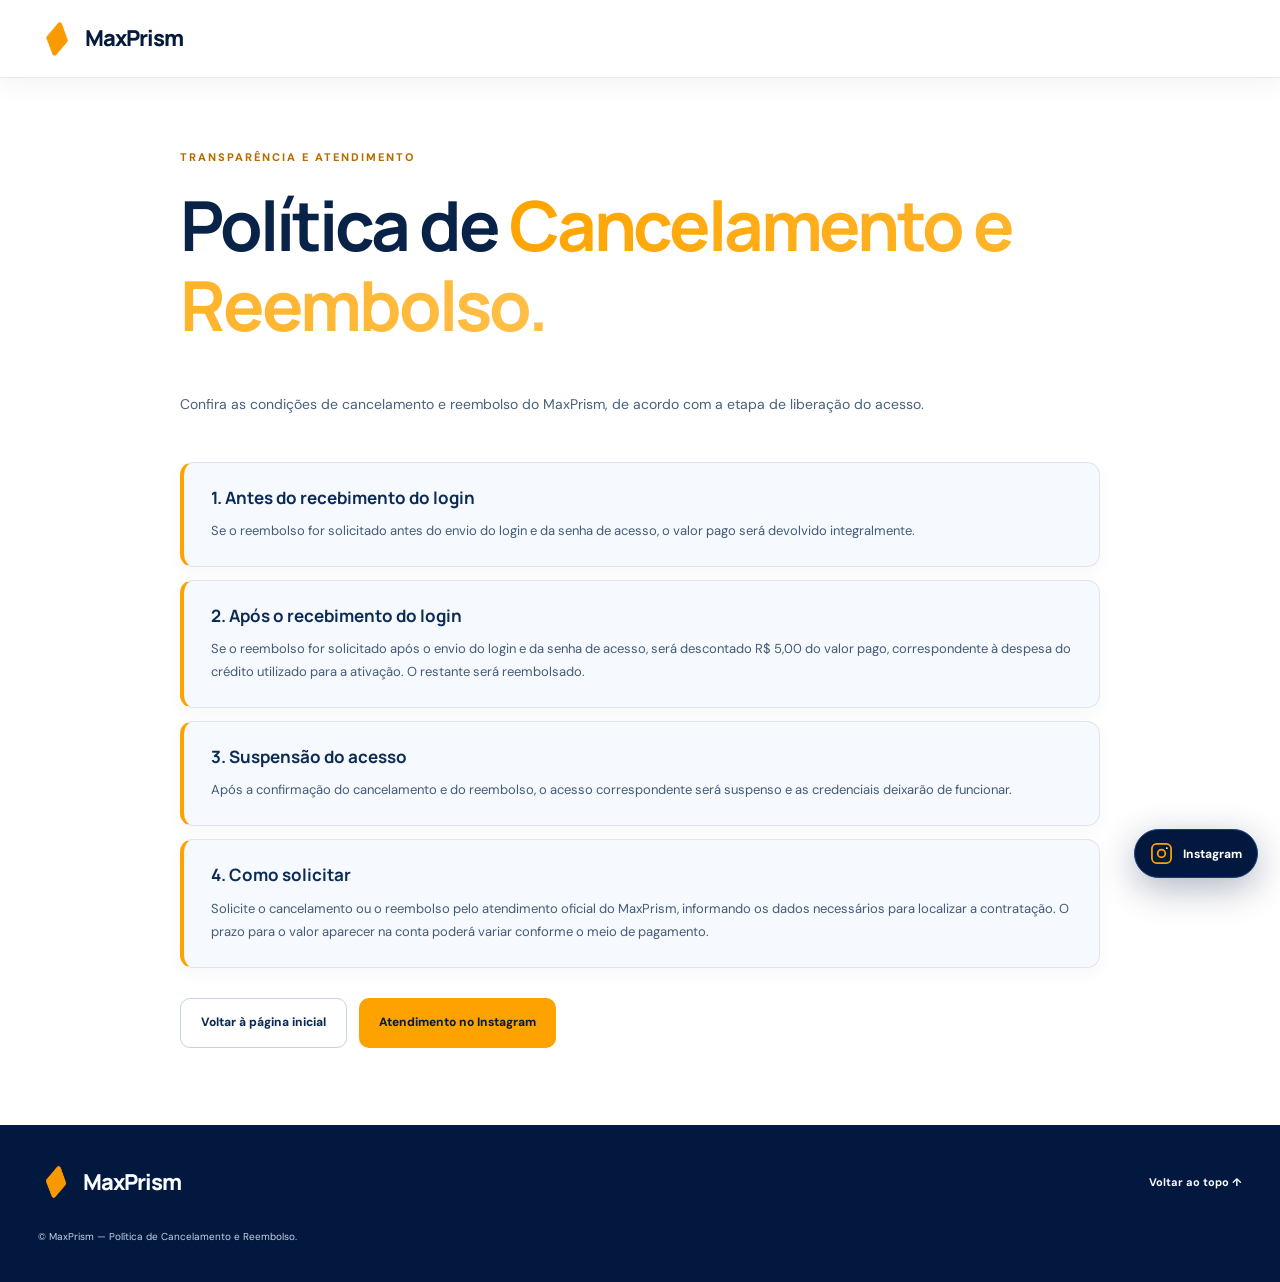
<file: reembolso.html>
<!DOCTYPE html>

<html lang="pt-BR"><head><meta charset="utf-8"/>
<meta name="referrer" content="no-referrer"/><meta content="width=device-width, initial-scale=1" name="viewport"/><meta content="#03183E" name="theme-color"/><meta content="Política de cancelamento e reembolso do MaxPrism." name="description"/><title>Política de Cancelamento e Reembolso | MaxPrism</title><link href="assets/maxprism-favicon.png" rel="icon" type="image/png" sizes="512x512"/><link href="favicon.ico" rel="shortcut icon" type="image/x-icon"/><link href="assets/styles.css" rel="stylesheet" referrerpolicy="no-referrer"/><script defer="" src="assets/app.js"></script></head><body class="legal-page" id="inicio"><a class="skip-link" href="#principal">Pular para o conteúdo</a><header class="header"><div class="wrap header-inner"><a class="site-brand" href="index.html"><img alt="" height="38" src="assets/maxprism-favicon.png" width="38"/><span>MaxPrism</span></a></div></header><main class="legal-main wrap" id="principal"><p class="eyebrow">TRANSPARÊNCIA E ATENDIMENTO</p><h1>Política de <span class="gradient-text">Cancelamento e Reembolso.</span></h1><p class="legal-intro">Confira as condições de cancelamento e reembolso do MaxPrism, de acordo com a etapa de liberação do acesso.</p><div class="legal-body"><section><h2>1. Antes do recebimento do login</h2><p>Se o reembolso for solicitado antes do envio do login e da senha de acesso, o valor pago será devolvido integralmente.</p></section><section><h2>2. Após o recebimento do login</h2><p>Se o reembolso for solicitado após o envio do login e da senha de acesso, será descontado R$ 5,00 do valor pago, correspondente à despesa do crédito utilizado para a ativação. O restante será reembolsado.</p></section><section><h2>3. Suspensão do acesso</h2><p>Após a confirmação do cancelamento e do reembolso, o acesso correspondente será suspenso e as credenciais deixarão de funcionar.</p></section><section><h2>4. Como solicitar</h2><p>Solicite o cancelamento ou o reembolso pelo atendimento oficial do MaxPrism, informando os dados necessários para localizar a contratação. O prazo para o valor aparecer na conta poderá variar conforme o meio de pagamento.</p></section></div><div class="legal-end"><a class="button ghost" href="index.html">Voltar à página inicial</a><a class="button primary" href="https://ig.me/m/friendsjfas" rel="noopener noreferrer" target="_blank">Atendimento no Instagram</a></div></main><footer class="footer"><div class="wrap footer-inner"><a class="site-brand" href="index.html"><img alt="" height="36" src="assets/maxprism-favicon.png" width="36"/><span>MaxPrism</span></a><nav aria-label="Navegação do rodapé"><a href="#inicio">Voltar ao topo ↑</a></nav><p>© MaxPrism — Política de Cancelamento e Reembolso.</p></div></footer><a aria-label="Atendimento pelo Instagram Direct, @friendsjfas" class="instagram-float" href="https://ig.me/m/friendsjfas" rel="noopener noreferrer" target="_blank" title="Fale pelo Instagram"><svg aria-hidden="true" fill="none" height="23" stroke="currentColor" stroke-linecap="round" stroke-linejoin="round" stroke-width="1.85" viewbox="0 0 24 24" width="23"><rect height="20" rx="5" width="20" x="2" y="2"></rect><circle cx="12" cy="12" r="4"></circle><circle cx="17.6" cy="6.4" fill="currentColor" r=".9" stroke="none"></circle></svg><span>Instagram</span></a></body></html>
</file>
<file: assets/styles.css>
@import url('https://fonts.googleapis.com/css2?family=DM+Sans:wght@400;500;600;700;800&family=Manrope:wght@400;500;600;700;800&display=swap');
:root{color-scheme:dark;--bg:#100b08;--surface:#1c1410;--surface2:#251910;--text:#fff4e4;--muted:#b9a897;--gold:#fea202;--amber:#ffc550;--line:#483321;--scroll:#bd7926;scrollbar-width:thin;scrollbar-color:var(--scroll) transparent}
@supports selector(::-webkit-scrollbar){:root{scrollbar-color:auto;scrollbar-width:auto}::-webkit-scrollbar{width:11px;height:11px}::-webkit-scrollbar-track{background:transparent}::-webkit-scrollbar-thumb{background:var(--scroll) padding-box;border:4px solid transparent;border-radius:100px}::-webkit-scrollbar-thumb:hover{background:var(--amber) padding-box;border-width:2px}::-webkit-scrollbar-thumb:active{background:#ffe09b padding-box;border-width:2px}}
@media(forced-colors:active){:root{scrollbar-color:auto;scrollbar-width:auto}::-webkit-scrollbar-thumb{background:ButtonText;border-color:Canvas}}
*{box-sizing:border-box}html{scroll-behavior:smooth;scroll-padding-top:95px}body{margin:0;background:var(--bg);color:var(--text);font-family:'DM Sans',system-ui,sans-serif;font-size:15px;line-height:1.65;overflow-x:clip}a{color:inherit;text-decoration:none}button{font:inherit}a,button{-webkit-tap-highlight-color:transparent}a:focus-visible,button:focus-visible,summary:focus-visible{outline:2px solid var(--amber);outline-offset:4px}.wrap{width:min(1200px,calc(100% - 72px));margin-inline:auto}.skip-link{position:absolute;top:-100px;left:12px;z-index:9999;background:var(--amber);color:#15100b;padding:10px 16px}.skip-link:focus{top:10px}
h1,h2,h3,p{margin-top:0}h1,h2,h3{font-family:'Manrope',system-ui,sans-serif}em{font-style:normal;color:var(--gold)}.gradient-text{background:linear-gradient(105deg,#ffae12 0%,#ffca5f 57%,#ffe09a 100%);color:transparent;-webkit-background-clip:text;background-clip:text}
.header{position:sticky;top:0;height:78px;z-index:40;border-bottom:1px solid rgba(185,122,45,.18);background:rgba(16,11,8,.92);backdrop-filter:blur(18px)}.header-inner{height:100%;display:flex;align-items:center;gap:28px}.site-brand{display:inline-flex;align-items:center;gap:9px;font-family:'Manrope',sans-serif;font-size:22px;font-weight:800;letter-spacing:-1.1px;white-space:nowrap}.site-brand img{object-fit:cover;border-radius:9px}.nav{display:flex;gap:25px;align-items:center;margin-left:auto}.nav a{font-size:12px;font-weight:700;color:#c5b5a1;transition:color .18s}.nav a:hover{color:var(--amber)}.header-cta{border:1px solid #71502b;border-radius:9px;padding:9px 14px;white-space:nowrap;font-size:12px;font-weight:800}.header-cta:hover{background:#fea2021a;border-color:var(--gold)}.header-cta span{color:var(--gold);padding-left:10px}.menu-btn{display:none;border:0;background:none;cursor:pointer;padding:10px}.menu-btn span{display:block;width:22px;height:2px;background:var(--text);margin:5px 0;border-radius:2px}
.hero{min-height:100svh;padding-top:65px;padding-bottom:66px;display:grid;grid-template-columns:1.06fr .94fr;align-items:center;gap:27px;position:relative}.hero:before{content:'';position:absolute;z-index:-1;pointer-events:none;inset:-90px -14vw -40px;background:radial-gradient(ellipse at 78% 44%,rgba(243,127,10,.11),transparent 45%)}.hero-copy{position:relative;z-index:2}.overline,.eyebrow{letter-spacing:2px;color:var(--gold);font-size:10px;font-weight:800}.overline{display:flex;align-items:center;gap:10px}.live-dot{width:7px;height:7px;border-radius:50%;background:var(--gold);box-shadow:0 0 12px var(--gold)}.hero h1{font-size:clamp(45px,5.1vw,74px);line-height:1.15;letter-spacing:-4.5px;margin:26px 0 22px}.hero-copy>p{max-width:505px;font-size:15px;line-height:1.85;color:#bcae9e}.hero-copy>p strong{color:#fff4df}.hero-buttons{display:flex;flex-wrap:wrap;gap:12px;margin-top:30px}.button{display:inline-flex;align-items:center;justify-content:center;gap:24px;padding:0 22px;min-height:50px;border-radius:10px;font-size:12px;font-weight:800;transition:transform .15s,background .15s,border-color .15s}.button:hover{transform:translateY(-2px)}.button.primary{color:#1d1208;background:linear-gradient(120deg,#fea202,#ffc34e)}.button.primary:hover{background:linear-gradient(120deg,#ffb32b,#ffd077)}.button.ghost{border:1px solid #61482f;color:#fae9d2}.button.ghost:hover{border-color:var(--gold)}.button.outline{border:1px solid #e7a33f;color:#ffce7b;background:#2d1e11}.button.outline:hover{background:#493015}.button.dark{color:#29170c;background:#fff0cf}.button.dark:hover{background:#fff8e9}.hero-points{display:flex;gap:22px;flex-wrap:wrap;margin-top:33px;color:#b6a38c;font-size:11px;font-weight:700}.hero-points span:first-letter{color:var(--gold)}.hero-art{position:relative;min-width:0;height:536px;display:grid;place-items:center}.hero-halo{position:absolute;inset:12%;border:1px solid #73421442;border-radius:50%;box-shadow:0 0 0 30px #703b1116,0 0 0 70px #8043150b}.main-logo{position:relative;max-width:min(100%,510px);width:100%;height:auto;object-fit:contain;filter:drop-shadow(0 0 18px rgba(255,155,0,.08));mix-blend-mode:screen;border-radius:50%}.floating-label{position:absolute;z-index:2;background:linear-gradient(115deg,#2a1a0e,#1c120d);border:1px solid #81511f;border-radius:9px;padding:9px 13px;font-size:9px;letter-spacing:1.2px;font-weight:800;color:#ffd08a;box-shadow:0 13px 30px #0005}.floating-label span{font-size:17px;padding-left:7px}.label-one{left:0;top:30%}.label-two{right:-2%;bottom:23%;transform:rotate(-4deg)}
.ribbon{border-block:1px solid #442d1b;background:#170f0a}.ribbon-inner{min-height:79px;display:flex;justify-content:space-between;align-items:center;gap:16px;white-space:nowrap;font-size:10px;font-family:'Manrope',sans-serif;letter-spacing:1.5px;font-weight:800;color:#bda58b}.ribbon i{font-style:normal;color:var(--gold);font-size:16px}.section{padding-top:112px;min-height:100svh;display:flex;flex-direction:column;justify-content:center}.section-heading{display:flex;align-items:end;justify-content:space-between;gap:30px;margin-bottom:34px}.eyebrow{margin-bottom:20px}.section-heading h2{font-size:clamp(34px,4vw,56px);line-height:1.18;letter-spacing:-2.5px;margin:0}.section-aside{max-width:315px;color:#b5a28d;font-size:13px;line-height:1.85;margin:0 0 5px}.content-grid{display:grid;grid-template-columns:repeat(4,minmax(0,1fr));gap:13px}.info-card{background:linear-gradient(150deg,#25180f,#17100d 83%);border:1px solid #4d3521;border-radius:13px;padding:25px 22px;min-height:265px;display:flex;flex-direction:column;align-items:start}.card-icon{height:64px;min-width:64px;display:grid;place-items:center;border-radius:15px;border:1px solid #805324;background:#3a2511;font-size:32px;line-height:1;color:#ffc451;margin-bottom:33px}.card-icon span{font-size:14px}.info-card h3{font-size:17px;line-height:1.35;margin:0 0 9px}.info-card p{color:#b4a18e;font-size:12px;line-height:1.8;margin:0}.info-card strong{color:#ebd4b9}
.stream-grid{display:grid;grid-template-columns:repeat(5,minmax(0,1fr));gap:12px}.stream-card{margin:0;border-radius:11px;overflow:hidden;background:#20160f;border:1px solid #4b3421;display:flex;flex-direction:column;transition:transform .2s,border-color .2s}.stream-card:hover{transform:translateY(-4px);border-color:#d08d31}.stream-card img{width:100%;height:auto;aspect-ratio:16/9;object-fit:cover;display:block}.stream-more{border:1px solid #7a5427;background:linear-gradient(110deg,#342113,#21160e);border-radius:11px;padding:18px 22px;display:flex;align-items:center;gap:15px;margin-top:18px}.stream-more .plus{height:44px;width:44px;display:grid;place-items:center;background:#ffb22c;border-radius:9px;color:#241508;font-size:32px;font-weight:800;flex:none}.stream-more strong{font:800 15px 'Manrope',sans-serif}.stream-more p{color:#b9a68c;font-size:12px;margin:3px 0 0}.fineprint{color:#9d8a73;font-size:10px;line-height:1.8;margin:16px 0 0}.special-grid{display:grid;grid-template-columns:repeat(3,minmax(0,1fr));gap:14px}.special-card{min-height:290px;border:1px solid #55391e;border-radius:14px;background:radial-gradient(circle at 70% 0%,#75430c33,transparent 55%),linear-gradient(160deg,#25180f,#160f0b);padding:24px;display:flex;flex-direction:column;justify-content:space-between}.special-symbol{display:grid;place-items:center;border:1px solid #946427;background:#41290e;color:#ffca6f;border-radius:14px;width:66px;height:66px;font-size:34px;flex:none}.special-symbol svg,.device>span svg{width:32px;height:32px;display:block}.kicker{letter-spacing:1.7px;color:#cf9b57;font-size:10px;font-weight:800}.special-card h3{font-size:20px;margin:10px 0}.special-card p{color:#bca992;line-height:1.8;font-size:12px;margin:0}.device-grid{display:grid;grid-template-columns:repeat(5,minmax(0,1fr));gap:13px}.device{border:1px solid #4e3822;background:#201711;border-radius:13px;min-height:160px;display:flex;flex-direction:column;align-items:center;justify-content:center;gap:3px}.device>span{width:44px;height:44px;display:grid;place-items:center;line-height:1;color:#ffb939}.device strong{font-size:13px}.device small{font-size:11px;color:#ad997f}.player-card{border:1px solid #815221;border-radius:20px;background:linear-gradient(125deg,#2b1b10,#1b130e 60%,#271b12);display:grid;grid-template-columns:.93fr 1.07fr;align-items:center;gap:52px;padding:50px 58px}.player-illustration{position:relative;min-height:235px;display:flex;align-items:center;justify-content:center;flex-direction:column;gap:25px;isolation:isolate}.player-brand-lockup{display:flex;align-items:center;justify-content:center;gap:22px;flex-wrap:wrap}.player-app-icon-wrap{width:124px;height:124px;border-radius:28px;display:grid;place-items:center;background:linear-gradient(145deg,#2a1a0e,#1e140d);border:1px solid #7f5422;box-shadow:0 18px 40px rgba(0,0,0,.32)}.player-app-icon{width:82px;height:82px;object-fit:contain;display:block;filter:drop-shadow(0 0 18px rgba(255,166,0,.18))}.player-app-labels{display:flex;flex-direction:column;gap:6px;align-items:flex-start}.player-app-labels strong{font:800 clamp(30px,4vw,44px)/1.05 "Manrope",sans-serif;letter-spacing:-1.8px;color:#fff0d8}.player-app-labels p{margin:0;letter-spacing:2px;font-size:10px;color:#d6ad71;font-weight:800}.app-glow{position:absolute;z-index:-1;inset:0;background:radial-gradient(ellipse,#fe9a022c,transparent 64%)}.player-illustration img{display:block;max-width:100%;height:auto;object-fit:contain}.player-illustration p{letter-spacing:2px;font-size:10px;color:#d6ad71;font-weight:800}.player-copy h2{font-size:clamp(35px,4vw,53px);line-height:1.15;letter-spacing:-2px;margin:0 0 19px}.player-copy>p:not(.eyebrow):not(.fineprint){font-size:13px;line-height:1.8;color:#c8b49c}.player-copy strong{color:#fff3df}.text-link{color:#ffd078;font-weight:800;font-size:12px;display:inline-block;margin:9px 0 13px}.text-link:hover{text-decoration:underline}
.price-layout{display:grid;grid-template-columns:repeat(2,minmax(0,1fr));gap:17px;max-width:1150px;margin:auto}.quarter-price,.half-price{background:linear-gradient(145deg,#20150e,#15100d)}.price-card{min-height:342px;display:flex;flex-direction:column;border:1px solid #664421;border-radius:18px;padding:32px;background:#21150e}.main-price{background:linear-gradient(150deg,#342111,#1e140d);border-color:#cc8c37}.trial-price{background:linear-gradient(145deg,#1f1812,#15100e)}.price-top{display:flex;align-items:center;justify-content:space-between;gap:6px;font-size:11px;font-weight:800;letter-spacing:1px}.price-pill{font-size:9px;color:#30200f;background:#ffd075;border-radius:100px;padding:5px 9px;white-space:nowrap}.price-pill.outlined{color:#ffc65d;background:#432d14}.price-value{font:800 clamp(61px,7vw,86px)/1.25 'Manrope',sans-serif;letter-spacing:-4px;color:#fff0d3;margin-top:18px}.price-value>span{font-size:23px;letter-spacing:-1px;padding-right:6px;color:#ffc563}.price-value>small{font-size:31px;letter-spacing:-1px}.price-value .hours{font-size:27px;letter-spacing:0}.price-card>p{color:#baa58e;font-size:12px;max-width:350px;margin:6px 0 28px}.price-card .button{margin-top:auto;max-width:100%}.pricing-footnote{margin:20px auto 0;max-width:950px;font-size:11px;color:#a99680}.pricing-footnote a{color:#ffcf72;text-decoration:underline}.faqs{padding-bottom:115px}.faq-list{border-top:1px solid #553a24}.faq-list details{border-bottom:1px solid #553a24}.faq-list summary{cursor:pointer;list-style:none;display:flex;justify-content:space-between;align-items:center;gap:25px;padding:22px 2px;font-size:13px;font-weight:800;user-select:none}.faq-list summary::-webkit-details-marker{display:none}.faq-list summary span{color:#ffc15c;border:1px solid #6e4a23;border-radius:6px;height:28px;width:28px;display:grid;place-items:center;place-content:center;flex-shrink:0;font-size:18px;line-height:1;user-select:none;pointer-events:none;padding:0}.faq-list details[open] summary span{transform:rotate(45deg)}.faq-list details p{font-size:12px;color:#baa68f;line-height:1.85;max-width:850px;margin:-5px 0 21px 2px}.cta-section{background:linear-gradient(120deg,#ffa91c,#ffd16b);color:#281809;min-height:100svh;display:flex;align-items:center;border-radius:16px;overflow:hidden;position:relative;padding:49px 52px;margin-bottom:90px}.cta-content{position:relative;z-index:1}.cta-content .eyebrow{color:#694011}.cta-content h2{font-size:clamp(35px,4.5vw,57px);letter-spacing:-2.8px;line-height:1.15;margin:0 0 15px}.cta-content>p:not(.eyebrow):not(.contact-status){max-width:525px;font-size:13px;color:#734919}.cta-ring{position:absolute;right:-80px;top:-225px;height:550px;width:550px;border:50px solid #ffffff21;border-radius:50%;box-shadow:0 0 0 40px #fff1,0 0 0 85px #fff1;pointer-events:none}.contact-status{font-size:11px;margin:14px 0 0;max-width:630px;color:#6f420c;font-weight:700}.footer{background:#140f0b;border-top:1px solid #49321d}.footer-inner{padding-top:39px;padding-bottom:37px;display:flex;gap:29px;flex-wrap:wrap;align-items:center;justify-content:space-between}.footer-inner nav{display:flex;gap:19px;flex-wrap:wrap;font-size:11px;font-weight:700;color:#cfb595}.footer-inner nav a:hover{color:#ffc965}.footer-inner>p{flex-basis:100%;color:#99856e;font-size:10px;margin:0}
.legal-main{padding-top:100px;padding-bottom:110px;max-width:920px}.legal-main h1{font-size:clamp(40px,5.4vw,69px);letter-spacing:-3px;line-height:1.17;max-width:900px}.legal-intro{font-size:14px;line-height:1.85;color:#bba68e;margin:19px 0 45px}.legal-body{display:grid;gap:12px}.legal-body section{background:#1b130e;border:1px solid #4d3522;border-radius:13px;padding:24px 27px}.legal-body h2{font-size:19px;margin-bottom:10px}.legal-body p{font-size:13px;color:#bda993;margin:0;line-height:1.85}.legal-end{display:flex;flex-wrap:wrap;gap:12px;margin-top:30px}
@media(max-width:1100px){.nav{gap:15px}.nav a{font-size:11px}.hero h1{font-size:clamp(43px,5.1vw,63px)}.content-grid{grid-template-columns:repeat(2,minmax(0,1fr))}.stream-grid{grid-template-columns:repeat(5,minmax(0,1fr))}.player-card{gap:27px;padding:35px}.price-layout{grid-template-columns:repeat(2,minmax(0,1fr))}}
@media(max-width:830px){.wrap{width:min(100% - 42px,1200px)}.menu-btn{display:block}.header-inner{gap:12px}.nav{display:none;position:absolute;top:77px;left:0;right:0;padding:16px 25px 24px;background:#1a100b;border-bottom:1px solid #51351b;box-shadow:0 16px 35px #0009;flex-direction:column;align-items:stretch;gap:0}.nav.open{display:flex}.nav a{padding:10px 0;font-size:14px}.header-cta{margin-left:auto}.hero{grid-template-columns:1fr;gap:0;padding-top:65px}.hero-art{height:420px}.main-logo{max-width:430px}.label-one{left:4%;top:25%}.label-two{right:4%;bottom:16%}.ribbon-inner{overflow-x:auto;justify-content:flex-start;gap:26px}.section{padding-top:83px;min-height:auto}.section-heading{align-items:start;flex-direction:column;gap:15px}.section-aside{max-width:600px}.stream-grid{grid-template-columns:repeat(3,minmax(0,1fr))}.special-grid{grid-template-columns:1fr 1fr}.special-card:last-child{grid-column:span 2;min-height:200px}.device-grid{grid-template-columns:repeat(3,minmax(0,1fr))}.player-card{grid-template-columns:1fr;gap:18px}.player-illustration{min-height:180px}.player-brand-lockup{flex-direction:column}.player-app-labels{align-items:center;text-align:center}.faqs{padding-bottom:85px}.cta-section{min-height:auto}}
@media(max-width:540px){.wrap{width:calc(100% - 32px)}.header{height:69px}.header .nav{top:68px}.header-cta{font-size:11px;padding:8px}.header-cta span{display:none}.site-brand{font-size:19px}.site-brand img{width:33px;height:33px}.hero{padding-top:52px;padding-bottom:40px;min-height:auto}.overline{font-size:9px}.hero h1{font-size:clamp(35px,9vw,48px);letter-spacing:-2.4px}.hero-copy>p{font-size:14px}.hero-buttons .button{width:100%}.hero-art{height:340px}.main-logo{max-width:340px}.floating-label{font-size:8px;padding:7px}.label-one{left:-2%;top:24%}.label-two{right:-2%;bottom:14%}.hero-points{gap:13px}.ribbon-inner{min-height:61px}.section{padding-top:70px;min-height:auto}.section-heading h2{font-size:36px;letter-spacing:-1.7px}.content-grid{grid-template-columns:1fr;gap:12px}.info-card{min-height:195px;padding:21px}.card-icon{margin-bottom:19px}.stream-grid{grid-template-columns:repeat(2,minmax(0,1fr));gap:10px}.stream-more{padding:12px}.stream-more strong{font-size:13px}.special-grid{grid-template-columns:1fr}.special-card,.special-card:last-child{grid-column:auto;min-height:238px}.device-grid{grid-template-columns:repeat(2,minmax(0,1fr))}.device{min-height:136px}.player-card{padding:23px 20px}.player-app-icon-wrap{width:108px;height:108px;border-radius:24px}.player-app-icon{width:72px;height:72px}.player-copy h2{font-size:39px}.price-layout{grid-template-columns:1fr}.price-card{min-height:325px;padding:24px}.price-value{font-size:72px}.faqs{padding-bottom:70px}.cta-section{padding:32px 22px;margin-bottom:60px;min-height:auto}.cta-content h2{font-size:36px;letter-spacing:-1.4px}.cta-ring{right:-250px;opacity:.7}.footer-inner{align-items:start;flex-direction:column;gap:19px}.footer-inner nav{gap:12px}.legal-main{padding-top:60px;padding-bottom:65px}.legal-main h1{font-size:41px;letter-spacing:-2px}.legal-body section{padding:20px}}
@media(prefers-reduced-motion:reduce){html{scroll-behavior:auto}.button,.stream-card{transition:none}}

/* v3: standalone section reusing the V6 Max Player layout and artwork */
.maxplayer-section{scroll-margin-top:78px}
.maxplayer-wrapper{display:grid;grid-template-columns:.88fr 1.12fr;align-items:center;gap:60px;background:linear-gradient(120deg,#23170f,#18120d 56%,#25180f);border:1px solid #8c5b1b;border-radius:19px;overflow:hidden;padding:56px 65px;position:relative}
.maxplayer-art{min-height:330px;position:relative;display:grid;place-items:center;isolation:isolate}
.maxplayer-glow{position:absolute;inset:0;background:radial-gradient(circle,rgba(254,162,2,.28),rgba(152,83,8,.10) 46%,transparent 67%);filter:blur(12px);z-index:-1}
.maxplayer-mark{position:relative;display:flex;align-items:center;justify-content:center;width:252px;height:252px;border-radius:58px;background:linear-gradient(140deg,#5a340f,#1a130d);border:1px solid #d48a24;box-shadow:0 0 0 15px rgba(254,162,2,.15),0 0 0 42px rgba(254,162,2,.06),0 15px 65px #050e16;transform:rotate(-6deg)}
.maxplayer-icon{display:block;width:75%;height:75%;object-fit:contain;transform:rotate(6deg);filter:drop-shadow(0 4px 18px rgba(254,162,2,.16))}
.maxplayer-decoration{position:absolute;color:rgba(255,197,85,.6);font-size:90px;line-height:1;pointer-events:none;user-select:none}
.deco-one{top:0;left:18px}.deco-two{bottom:-10px;right:-10px}
.maxplayer-label{font-size:10px;color:#ffd8a0;font-weight:800;letter-spacing:2px}
.maxplayer-copy .kicker{font:800 10px/1.3 'Manrope',sans-serif;letter-spacing:2px;color:#fea202;margin:0 0 16px}
.maxplayer-copy h2{font:800 clamp(34px,4vw,53px)/1.14 'Manrope',sans-serif;letter-spacing:-2px;margin:16px 0 20px}
.maxplayer-copy h2 em{font-style:normal;color:var(--gold)}
.maxplayer-copy>p:not(.kicker):not(.maxplayer-notice){color:#c1b29e;line-height:1.85;font-size:14px;max-width:545px}
.maxplayer-copy strong{color:#fff3df}
.maxplayer-capabilities{display:flex;gap:8px;flex-wrap:wrap;margin:23px 0}
.maxplayer-capabilities span{background:#4c3218;border:1px solid #9b6a26;color:#ffe4b9;border-radius:7px;font-size:11px;font-weight:700;padding:5px 10px}
.maxplayer-actions{display:flex;gap:10px;flex-wrap:wrap}
.maxplayer-actions .btn{display:inline-flex;align-items:center;justify-content:center;gap:12px;min-height:46px;padding:0 14px;font-size:11px;font-weight:800;border-radius:8px;transition:transform .18s,background .18s,border-color .18s}
.maxplayer-actions .btn:hover{transform:translateY(-2px)}
.maxplayer-actions .btn-primary{color:#261706;background:#fea202}
.maxplayer-actions .btn-primary:hover{background:#ffc550}
.maxplayer-actions .btn-plain{color:#fff0db;border:1px solid #78572f;background:#25180f}
.maxplayer-actions .btn-plain:hover{border-color:#fea202}
.maxplayer-copy .maxplayer-notice{font-size:10px;color:#baa68b;line-height:1.75;margin:24px 0 0}
/* Programme and highlight icons: crisp vector artwork, consistently aligned */
.card-icon svg,.special-symbol svg{width:34px;height:34px;display:block;flex:none}
.card-icon svg{color:#ffc451}
.stream-more .plus{display:grid;place-items:center;user-select:none;-webkit-user-select:none;line-height:0}
.stream-more .plus svg{width:25px;height:25px;display:block}
.faq-list summary span{user-select:none;-webkit-user-select:none;pointer-events:none;line-height:0}
.faq-list summary span svg{width:16px;height:16px;display:block;pointer-events:none}
/* Four prices in one row on desktop, with the free trial as last card */
.price-layout{grid-template-columns:repeat(4,minmax(0,1fr));max-width:1200px;width:100%;gap:14px}
.price-card{min-width:0;padding:25px 19px}
.price-value{font-size:clamp(44px,5.2vw,70px)}
.price-value>span{font-size:20px}
.price-value>small{font-size:25px}
.price-value .hours{font-size:21px}
.price-card .button{font-size:11px;text-align:center;padding:11px 12px;white-space:normal;line-height:1.4}
.pricing-footnote{max-width:1200px}
/* Restore shorter, familiar V6-style closing CTA */
.cta-section{min-height:310px;display:block;padding:49px 52px;margin-bottom:90px}
.cta-content h2 span{color:#935a13}
.cta-content .button{margin-right:10px;margin-top:7px}
.cta-alt-action{color:#42250b;border:1px solid rgba(58,34,9,.55);background:rgba(255,255,255,.14)}
.cta-alt-action:hover{border-color:#42250b;background:rgba(255,255,255,.26)}
@media(max-width:1100px){.maxplayer-wrapper{gap:20px;padding:38px 32px}.maxplayer-mark{height:210px;width:210px;border-radius:45px}.price-layout{grid-template-columns:repeat(2,minmax(0,1fr))}.price-card{padding:27px}}
@media(max-width:830px){.maxplayer-wrapper{grid-template-columns:1fr}.maxplayer-art{min-height:285px}.maxplayer-copy{max-width:620px}.section{min-height:100svh}}
@media(max-width:540px){.maxplayer-wrapper{padding:28px 22px;gap:4px}.maxplayer-art{min-height:235px}.maxplayer-mark{height:176px;width:176px;border-radius:39px}.maxplayer-copy h2{font-size:35px}.maxplayer-actions .btn{width:100%}.price-layout{grid-template-columns:1fr}.price-card{padding:24px}.price-value{font-size:72px}.cta-section{min-height:310px;padding:32px 22px;margin-bottom:60px}.cta-content .button{width:100%;margin-right:0}.section{min-height:100svh}}
@media(prefers-reduced-motion:reduce){.maxplayer-actions .btn{transition:none}}

/* Comparação transparente com mensalidades avulsas: 3 × R$ 30 = R$ 90; 6 × R$ 30 = R$ 180. */
.price-savings{display:flex;flex-wrap:wrap;gap:6px;align-items:center;margin:2px 0 7px;min-height:26px}

.saving-badge{font-size:10px;font-weight:800;line-height:1.2;color:#261707;background:linear-gradient(110deg,#ffbc45,#ffdc87);border-radius:999px;padding:6px 9px;white-space:nowrap}
/* Other cards keep a matching content baseline */
.price-card .price-value{margin-bottom:6px}
@media(max-width:540px){.price-savings{margin-top:0}.saving-badge{font-size:11px}}


/* v4 — sections that really occupy the visible viewport, with balanced vertical spacing.
   Use a minimum height, never a fixed one: content remains accessible on smaller/short screens. */
:root{--plum-header-height:78px}
html{scroll-padding-top:calc(var(--plum-header-height) + 12px)}
.wrap{width:min(1520px,calc(100% - clamp(40px,6vw,144px)))}
.hero,.section{min-height:calc(100svh - var(--plum-header-height))}
.hero{padding-block:clamp(30px,5vh,76px);gap:clamp(24px,3vw,60px)}
.section{
  padding-block:clamp(48px,6.5vh,105px);
  justify-content:center;
}
.section-heading{gap:clamp(25px,3vw,64px);margin-bottom:clamp(30px,4vh,55px)}
.section-heading h2{font-size:clamp(42px,3.5vw,68px);line-height:1.14;letter-spacing:-.037em}
.section-aside{font-size:clamp(14px,.92vw,18px);max-width:390px;line-height:1.75}
.eyebrow{font-size:clamp(11px,.7vw,13px);margin-bottom:clamp(14px,2vh,24px)}

/* Scale the visual weight of each component along with available monitor space. */
.hero h1{font-size:clamp(53px,5vw,96px);letter-spacing:-.054em}
.hero-copy>p{font-size:clamp(15px,1vw,19px);max-width:650px;line-height:1.75}
.hero-art{height:clamp(390px,56svh,680px)}
.main-logo{max-width:min(100%,620px)}
.hero-points{font-size:clamp(11px,.82vw,15px)}
.button{min-height:clamp(50px,3.5vw,59px);font-size:clamp(12px,.85vw,15px);padding-inline:clamp(20px,1.45vw,30px)}
.content-grid,.special-grid,.device-grid{gap:clamp(14px,1.15vw,24px)}
.info-card{min-height:clamp(285px,34svh,390px);padding:clamp(22px,1.85vw,36px)}
.card-icon{height:clamp(66px,5.3vw,86px);min-width:clamp(66px,5.3vw,86px);margin-bottom:clamp(24px,4svh,48px)}
.card-icon svg{height:clamp(34px,2.8vw,43px);width:clamp(34px,2.8vw,43px)}
.info-card h3{font-size:clamp(18px,1.22vw,24px)}
.info-card p{font-size:clamp(13px,.87vw,17px);line-height:1.7}
.stream-grid{gap:clamp(12px,1vw,22px)}
.stream-more{padding:clamp(19px,1.4vw,27px) clamp(22px,1.8vw,34px);gap:20px}
.stream-more strong{font-size:clamp(15px,1vw,20px)}
.stream-more p{font-size:clamp(12px,.84vw,16px)}
.special-card{min-height:clamp(315px,35svh,435px);padding:clamp(25px,2vw,40px)}
.special-symbol{height:clamp(68px,5vw,88px);width:clamp(68px,5vw,88px)}
.special-symbol svg{height:clamp(34px,2.8vw,44px);width:clamp(34px,2.8vw,44px)}
.special-card h3{font-size:clamp(20px,1.5vw,28px)}
.special-card p{font-size:clamp(13px,.9vw,17px);line-height:1.75}
.device{min-height:clamp(185px,23svh,285px);gap:8px;padding:18px 8px}
.device>span{width:clamp(52px,4vw,66px);height:clamp(52px,4vw,66px)}
.device>span svg{width:clamp(38px,3.25vw,52px);height:clamp(38px,3.25vw,52px)}
.device strong{font-size:clamp(14px,1vw,19px)}
.device small{font-size:clamp(12px,.83vw,16px)}
.maxplayer-wrapper{gap:clamp(36px,5vw,95px);padding:clamp(40px,4.2vw,78px)}
.maxplayer-art{min-height:clamp(355px,43svh,520px)}
.maxplayer-mark{width:clamp(250px,21vw,345px);height:clamp(250px,21vw,345px);border-radius:clamp(52px,5vw,80px)}
.maxplayer-copy h2{font-size:clamp(42px,3.5vw,67px);letter-spacing:-.036em}
.maxplayer-copy>p:not(.kicker):not(.maxplayer-notice){font-size:clamp(14px,1vw,18px);line-height:1.75}
.maxplayer-capabilities span{font-size:clamp(11px,.75vw,14px);padding:7px 12px}
.maxplayer-actions .btn{min-height:clamp(47px,3.2vw,56px);font-size:clamp(12px,.8vw,15px);padding:0 clamp(16px,1.2vw,24px)}
.price-layout{width:100%;max-width:none;gap:clamp(14px,1vw,23px)}
.price-card{min-height:clamp(355px,41svh,460px);padding:clamp(22px,1.65vw,33px)}
.price-top{font-size:clamp(10px,.72vw,13px)}
.price-value{font-size:clamp(57px,5vw,88px)}
.price-card>p{font-size:clamp(12px,.81vw,15px);line-height:1.65}
.price-card .button{font-size:clamp(11px,.77vw,14px);min-height:52px}
.pricing-footnote{max-width:none;font-size:clamp(11px,.77vw,14px);margin-top:clamp(19px,2.4vh,30px)}
.faq-list summary{padding-block:clamp(24px,3.3vh,37px);font-size:clamp(15px,1vw,20px)}
.faq-list details p{font-size:clamp(13px,.88vw,17px)}

/* Preserve the previously approved compact final orange call-to-action. */
.cta-section{min-height:310px;display:flex;align-items:center}

/* Notebook: retain readable sizing and center the whole section, even when height is limited. */
@media(max-width:1100px){
  .wrap{width:calc(100% - 52px)}
  .hero h1{font-size:clamp(45px,5.1vw,65px)}
  .content-grid{grid-template-columns:repeat(2,minmax(0,1fr))}
  .price-layout{grid-template-columns:repeat(2,minmax(0,1fr))}
  .info-card{min-height:255px}
  .special-card{min-height:280px}
  .maxplayer-wrapper{gap:30px;padding:40px}
  .maxplayer-art{min-height:320px}
  .maxplayer-mark{height:225px;width:225px;border-radius:48px}
}
@media(max-width:830px){
  :root{--plum-header-height:78px}
  .wrap{width:calc(100% - 42px)}
  .hero,.section{min-height:calc(100svh - var(--plum-header-height))}
  .hero{padding-block:clamp(38px,5vh,58px)}
  .section{padding-block:clamp(48px,6vh,78px)}
  .section-heading h2{font-size:clamp(36px,5.4vw,52px)}
  .section-aside{font-size:14px}
  .info-card{min-height:225px}
  .special-card{min-height:270px}
  .device{min-height:160px}
  .maxplayer-wrapper{grid-template-columns:1fr;gap:20px}
  .maxplayer-art{min-height:270px}
  .maxplayer-mark{width:210px;height:210px}
  .price-card{min-height:330px}
}
@media(max-width:540px){
  :root{--plum-header-height:69px}
  .wrap{width:calc(100% - 32px)}
  .hero,.section{min-height:calc(100svh - var(--plum-header-height))}
  .hero{padding-block:clamp(34px,4vh,48px)}
  .hero-art{height:clamp(290px,42svh,380px)}
  .section{padding-block:clamp(40px,5.5vh,62px)}
  .section-heading h2{font-size:clamp(33px,8.4vw,40px)}
  .content-grid,.special-grid,.stream-grid,.device-grid{gap:12px}
  .info-card{min-height:185px;padding:21px}
  .card-icon{height:62px;min-width:62px;margin-bottom:18px}
  .card-icon svg{height:32px;width:32px}
  .info-card h3{font-size:18px}
  .info-card p{font-size:13px}
  .special-card{min-height:225px;padding:23px}
  .special-symbol{width:66px;height:66px}
  .special-symbol svg{width:34px;height:34px}
  .special-card h3{font-size:20px}
  .special-card p{font-size:13px}
  .device{min-height:140px}
  .device strong{font-size:13px}
  .device small{font-size:11px}
  .device>span{width:44px;height:44px}
  .device>span svg{width:32px;height:32px}
  .maxplayer-wrapper{padding:28px 22px;gap:4px}
  .maxplayer-art{min-height:235px}
  .maxplayer-mark{height:176px;width:176px;border-radius:39px}
  .maxplayer-copy h2{font-size:35px}
  .maxplayer-copy>p:not(.kicker):not(.maxplayer-notice){font-size:14px}
  .price-layout{grid-template-columns:1fr}
  .price-card{min-height:325px;padding:24px}
  .price-value{font-size:72px}
  .price-card .button{font-size:12px}
  .faq-list summary{font-size:14px;padding-block:22px}
  .faq-list details p{font-size:12px}
  .cta-section{min-height:310px;padding:32px 22px}
}
/* For narrow desktops and landscape screens the content is allowed to become taller than
   a viewport instead of being clipped or overlapping adjacent sections. */
@media(max-height:690px) and (min-width:831px){
  .hero,.section{padding-block:38px}
  .info-card{min-height:250px}
  .special-card{min-height:260px}
  .maxplayer-wrapper{padding:34px}
  .maxplayer-art{min-height:300px}
  .maxplayer-mark{height:230px;width:230px}
  .price-card{min-height:335px}
}

/* v5 — MaxPlay emblem as the large, diagonal centerpiece of the v6 tile. */
.maxplayer-mark{overflow:hidden;isolation:isolate;transform:rotate(-7deg)}
.maxplayer-mark .maxplayer-icon{
  position:absolute;inset:50% auto auto 50%;
  display:block;width:92%;height:92%;max-width:none;
  object-fit:contain;pointer-events:none;user-select:none;
  transform:translate(-50%,-50%) rotate(0deg) scale(1.09);
  filter:drop-shadow(0 9px 15px rgba(254,162,2,.19));
}
.maxplayer-icon-local{z-index:1;opacity:1}
.maxplayer-icon-remote{z-index:2;opacity:0;transition:opacity .2s ease}
.maxplayer-mark.remote-loaded .maxplayer-icon-local{opacity:0}
.maxplayer-mark.remote-loaded .maxplayer-icon-remote{opacity:1}
/* Keep a large, vertically centered composition without cropping short/compact viewports. */
@media (min-width:1101px){
  .hero,.section{min-height:calc(100svh - var(--plum-header-height))}
  .hero{align-content:center;align-items:center}
  .section{display:flex;flex-direction:column;justify-content:center}
  .section-heading{flex:none}
}
@media (max-width:1100px){
 .section{display:flex;flex-direction:column;justify-content:center}
}
@media (prefers-reduced-motion:reduce){.maxplayer-icon-remote{transition:none}}
/* Constrain decorative glows to the page width; the ribbon remains internally scrollable on touch. */
html{overflow-x:clip}
.hero::before{inset:0}


/* v8 — carrossel de plataformas, adaptado à identidade escura do MaxPrism. */
.platforms-section{overflow:hidden;min-width:0}
.platforms-section .section-heading{margin-inline:auto}
.platforms-carousel{position:relative;width:100%;overflow:hidden;margin:clamp(28px,4vw,58px) auto 0;
  -webkit-mask-image:linear-gradient(to right,transparent 0%,#000 6%,#000 94%,transparent 100%);
  mask-image:linear-gradient(to right,transparent 0%,#000 6%,#000 94%,transparent 100%)}
.platforms-marquee-track{display:flex;width:max-content;max-width:none;align-items:center;animation:platforms-flow 38s linear infinite;will-change:transform}
.platforms-marquee-set{display:flex;flex:none;align-items:center}
.platform-logo-item{width:clamp(132px,13.3vw,188px);min-width:clamp(132px,13.3vw,188px);height:108px;display:flex;align-items:center;justify-content:center;position:relative;
  padding:17px 13px;border-radius:12px;isolation:isolate;outline-offset:-3px;text-decoration:none;cursor:pointer;
  transition:background-color .25s ease}
.platform-logo-item:hover,.platform-logo-item:focus-visible{background:rgba(255,182,59,.07)}
.platform-logo-item img{position:absolute;inset:0;margin:auto;max-width:83%;max-height:66px;width:auto;height:auto;object-fit:contain;opacity:.55;filter:grayscale(1);transition:opacity .28s ease,filter .28s ease,transform .28s ease}
.platform-logo-item:hover img,.platform-logo-item:focus-visible img{opacity:1;filter:grayscale(0);transform:scale(1.055)}
.platform-logo-item:focus-visible{outline:2px solid #ffb939}
.platform-logo-item .platform-fallback{color:#d0b995;font-weight:700;font-size:clamp(13px,1.1vw,16px);line-height:1.2;text-align:center}
.platform-logo-item .platform-fallback:not([hidden]){display:block}
.platform-logo-item:hover .platform-fallback,.platform-logo-item:focus-visible .platform-fallback{color:#ffbd63}
.platform-logo-item [hidden]{display:none!important}
.platforms-carousel:hover .platforms-marquee-track,.platforms-carousel:focus-within .platforms-marquee-track{animation-play-state:paused}
.platforms-hint{text-align:center;color:#ad997f;font-size:12px;line-height:1.6;margin:18px auto 0}
@keyframes platforms-flow{from{transform:translateX(0)}to{transform:translateX(-50%)}}
@media(max-width:620px){.platform-logo-item{height:88px;min-width:138px;width:138px}.platform-logo-item img{max-height:54px}.platforms-hint{font-size:11px;padding-inline:12px}}
@media(prefers-reduced-motion:reduce){
  .platforms-carousel{overflow-x:auto;scrollbar-width:thin;-webkit-mask-image:none;mask-image:none}
  .platforms-marquee-track{animation:none;will-change:auto}
  .platforms-marquee-copy{display:none}
  .platform-logo-item img{transition:none}
  .platform-logo-item:hover img,.platform-logo-item:focus-visible img{transform:none}
}


/* MaxPrism v9 • White / navy / MaxPlayer orange • site overhaul */
:root{color-scheme:light;--bg:#fff;--surface:#f6f9fd;--surface2:#edf3fa;--text:#071c3e;--muted:#52647c;--gold:#fea200;--amber:#ffb52d;--line:#dce5ee;--scroll:#f4a100;scrollbar-color:#f4a100 transparent}
body{background:#fff;color:#071c3e}
.header{background:rgba(255,255,255,.96);border-bottom:1px solid #e6ebf1;box-shadow:0 6px 24px rgba(6,28,59,.05)}
.site-brand,.nav a,.header-cta{color:#061b3b}
.site-brand img{object-fit:contain;border-radius:9px}
.nav a:hover,.nav a:focus-visible{color:#bd7400}
.header-cta{border:0;background:#fea200;color:#051a3d;border-radius:10px;padding:10px 18px;box-shadow:0 8px 18px #fea20024}
.header-cta:hover{background:#ffb529;border-color:transparent}
.header-cta span{display:none}
.menu-btn span{background:#071c3e}
.gradient-text{background:linear-gradient(110deg,#ffa400,#ffbf48);color:transparent;-webkit-background-clip:text;background-clip:text}
em{color:#de8a00}
.hero.hero-fullbleed{min-height:calc(100svh - 78px);width:100%;max-width:none;margin:0;padding:clamp(65px,8vw,110px) max(26px,calc((100vw - 1200px)/2));display:grid;grid-template-columns:1.03fr .97fr;gap:40px;align-items:center;color:#fff;position:relative;isolation:isolate;
 background-image:linear-gradient(100deg,rgba(3,24,62,.92) 0%,rgba(3,24,62,.64) 56%,rgba(3,24,62,.16) 100%),linear-gradient(118deg,#03183e,#0d3778 74%,#133d72);
 background-position:center center;background-size:cover;background-repeat:no-repeat;overflow:hidden}
.hero.hero-fullbleed:before{display:none;content:none}
.hero.hero-fullbleed:after{content:'';position:absolute;inset:0;z-index:-1;pointer-events:none;background:linear-gradient(90deg,rgba(3,24,62,.12),transparent 75%)}
.hero h1{color:#fff;letter-spacing:-.055em}
.hero-copy>p,.hero-copy>p strong{color:#eff5ff}
.hero .overline{color:#ffc95d}
.hero .gradient-text{background-image:linear-gradient(110deg,#fea200,#ffdc8e)}
.hero .button.ghost{border:1px solid rgba(255,255,255,.6);color:#fff;background:#ffffff13}
.hero-points{color:#ebeffb}
.hero-art{height:clamp(385px,42vw,540px);overflow:visible;isolation:isolate;display:grid;place-items:center}
.hero-halo{display:none!important}
.hero-art .main-logo{width:min(100%,485px);max-height:100%;height:100%;object-fit:contain;border-radius:0;mix-blend-mode:normal;filter:drop-shadow(0 15px 26px #001a4752)}
.floating-label{background:#fff;color:#0a2d5d;border:1px solid #dce3ef;box-shadow:0 12px 34px #00143135;font-size:10px;padding:10px 14px;letter-spacing:1px;transform:none}
.label-one{left:1%;top:26%}
.label-two{right:0;bottom:19%;transform:none}
.label-three{left:8%;bottom:11%;color:#b56d00}
.ribbon{background:#03183e;border-color:#03183e}.ribbon-inner{color:#fff}.ribbon i{color:#fea200}
.section{padding-block:clamp(80px,7.2vw,115px);min-height:auto;scroll-margin-top:90px}
.section-heading h2,.special-card h3{color:#061c40}
.section-aside,.info-card p,.stream-more p,.faq-list details p{color:#596a82}
.eyebrow{color:#d28100}
.info-card{background:#fff;border:1px solid #e3e9f1;box-shadow:0 12px 30px #081e3d09;min-height:256px}
.info-card h3,.info-card strong{color:#092653}
.card-icon{background:#fff7e7;color:#cd8000;border:1px solid #ffe0a4}
.card-icon svg{color:#da8a00}
#conteudos{background:#fff}
#streaming{width:100%;max-width:none;padding-inline:max(26px,calc((100vw - 1200px)/2));background:#f4f8fc}
.stream-grid{gap:14px}
.stream-card{min-height:126px;border:1px solid #e4e9f2;border-radius:14px;background:white;box-shadow:0 10px 25px #102b540b;display:grid;place-items:center;padding:12px}
.stream-card img{aspect-ratio:620/290;max-height:175px;object-fit:contain;background:white;border-radius:8px}
.stream-card:hover{border-color:#f8b442;box-shadow:0 15px 25px #102b5416}
.stream-more{border:1px solid #f6dba5;background:#fffaf0;color:#07234b}
.stream-more p{color:#596a82}
.fineprint{color:#596a82}
.special-section{background:#fff}
.special-card{background:#f8fafe;border:1px solid #e1e7ef}
.special-card p{color:#596b81}
.special-symbol{color:#c78000}
.platforms-section{background:#f5f8fd;padding-block:clamp(75px,8vw,115px)}
.platforms-section .section-heading{max-width:1200px;margin:0 auto 35px}
.platforms-carousel{overflow-x:auto;overflow-y:hidden;width:100%;max-width:none;scrollbar-width:none;overscroll-behavior-inline:contain;touch-action:pan-x;cursor:grab;-webkit-mask-image:none;mask-image:none;margin-top:24px}
.platforms-carousel::-webkit-scrollbar{display:none}
.platforms-sequence{display:flex;align-items:stretch;gap:18px;width:max-content;max-width:none;padding:12px 30px 24px}
.platform-logo-item{flex:0 0 var(--platform-width,190px);min-width:var(--platform-width,190px);width:var(--platform-width,190px);height:148px;display:flex;flex-direction:column;align-items:center;justify-content:center;gap:6px;padding:18px 14px;position:relative;background:#fff;border:1px solid #e2e9f2;border-radius:16px;box-shadow:0 9px 25px #0e24470a;transition:border-color .2s,background-color .2s,transform .2s}
.platform-logo-item:hover,.platform-logo-item:focus-visible{background:#fff;border-color:#fea200;transform:translateY(-2px)}
.platform-logo-item img{display:block;position:static;margin:0;max-width:94%;width:100%;height:65px;max-height:65px;object-fit:contain;opacity:1;filter:none;transform:none}
.platform-logo-item:hover img,.platform-logo-item:focus-visible img{opacity:1;filter:none;transform:none}
.platform-caption{font-size:11px;font-weight:750;line-height:1.2;color:#415673;text-align:center;white-space:normal}
.platforms-hint{color:#60718a;text-align:center;margin-top:12px}
.maxplayer-wrapper{background:linear-gradient(125deg,#f3f8ff,#e7f2ff);border:1px solid #d6e4f4;box-shadow:0 15px 40px #09274b0a}
.maxplayer-copy h2,.maxplayer-copy strong{color:#061d40}
.maxplayer-copy>p:not(.kicker):not(.maxplayer-notice){color:#49617b}
.maxplayer-label{color:#b67600}
.maxplayer-capabilities span{background:#fff;color:#143a68;border:1px solid #d6e4f4}
.maxplayer-mark{background:#03183e;border-color:#fea200}
.maxplayer-glow{background:radial-gradient(circle,#fea20027,transparent 68%)}
.maxplayer-actions .btn-primary{background:#fea200;color:#061b3e}
.maxplayer-actions .btn-plain{background:#fff;border-color:#bdcfe3;color:#123965}
.maxplayer-copy .maxplayer-notice{color:#5b6f88}
.pricing-section{background:#fff}
.price-card{background:#fff;border:1px solid #dde7f1;box-shadow:0 13px 32px #122b480a}
.price-card.featured,.price-card.highlight{border-color:#fea200;background:#fffdf8}
.price-top{color:#103259}
.price-pill{background:#ffe8b8;color:#583704}
.price-pill.outlined{background:#edf4ff;color:#224567}
.price-value{color:#08274e}
.price-value>span{color:#d88900}
.price-card>p,.pricing-footnote{color:#586b82}
.button.primary{background:#fea200;color:#061b3e}
.button.primary:hover{background:#ffb629}
.button.outline{background:#fff;border:1px solid #ccd9e7;color:#163961}
.button.outline:hover{background:#edf6ff;border-color:#fea200}
.button.ghost{background:transparent;color:#0c2a55;border-color:#b4c6d8}
.button.dark{background:#03183e;color:#fff}
.button.dark:hover{background:#12457d}
.faqs{background:#f6f9fd}
.faq-list,.faq-list details{border-color:#dce6ef}
.faq-list summary{color:#0b2a56}
.faq-list summary span{border-color:#cbd8e9;color:#c17b00}
.cta-section{background:linear-gradient(110deg,#fff3d7,#ffe5b3);border:1px solid #ffd68e;color:#071c3e;min-height:300px}
.cta-content h2 span,.cta-content .eyebrow{color:#b66e00}
.cta-content>p:not(.eyebrow):not(.contact-status){color:#4e5260}
.cta-ring{right:-135px;top:-160px;width:520px;height:520px;border-color:#fea20024;box-shadow:0 0 0 35px #fea20012,0 0 0 77px #fea2000c}
.contact-status{color:#715421}
.footer{background:#03183e;color:#fff;border-top:0}
.footer .site-brand,.footer-inner nav,.footer-inner nav a{color:#f8fbff}
.footer-inner>p{color:#c5d3e4}
.legal-main{padding-block:60px 85px}
.legal-main h1{color:#09254d}
.legal-intro,.legal-body p{color:#596c83}
.legal-body{background:#fff;border-color:#e2e9f3}
.legal-body section{border-color:#e2e9f3}
.legal-body h2{color:#0c315c}
.instagram-float{position:fixed;right:22px;bottom:22px;z-index:80;display:flex;align-items:center;gap:10px;padding:12px 15px;background:#03183e;color:white;font-weight:800;font-size:12px;line-height:1;border:1px solid #173d72;border-radius:999px;box-shadow:0 10px 36px #041a4152;transition:transform .2s,background-color .2s}
.instagram-float:hover{background:#123c71;transform:translateY(-3px)}
.instagram-float svg{flex:none;stroke:#fea200}
@media(max-width:830px){.header .nav{background:#fff;border-color:#e5ebf3;box-shadow:0 20px 30px #0b214027}.nav a{color:#092549}
 .hero.hero-fullbleed{min-height:calc(100svh - 78px);grid-template-columns:1fr;gap:12px;padding:70px max(20px,5vw) 50px}
 .hero-art{height:clamp(360px,50vw,520px)}.label-two{right:8%}.label-three{left:11%}
 .platforms-sequence{gap:12px}
 .section{min-height:auto;padding-block:75px}
}
@media(max-width:540px){.hero.hero-fullbleed{min-height:calc(100svh - 69px);padding:62px 20px 42px;gap:6px;background-position:center center}.hero h1{letter-spacing:-.055em}
.hero-art{height:330px}.hero-art .main-logo{height:95%;max-height:310px}
.label-one{left:0;top:22%}.label-two{right:0;bottom:20%}.label-three{left:3%;bottom:10%}
.floating-label{font-size:8px;padding:8px 10px}
.header-cta{padding:8px 10px;font-size:11px}
.section{padding-block:60px}
.stream-grid{grid-template-columns:repeat(2,minmax(0,1fr))}
.stream-card{padding:7px;min-height:90px}
.platform-logo-item{height:130px}.platform-logo-item img{height:55px}
.cta-ring{opacity:.4}
.instagram-float{right:14px;bottom:14px;padding:12px}.instagram-float span{display:none}
}
@media(prefers-reduced-motion:reduce){.platform-logo-item,.instagram-float{transition:none}.platform-logo-item:hover,.instagram-float:hover{transform:none}}
/* Final visual alignment of decorative chips: clear the brand wordmark. */
@media (min-width:831px) {
  .hero-art .label-two{right:-1%;bottom:4%}
  .hero-art .label-three{left:2%;bottom:5%}
}
@media (max-width:830px) {
  .hero-art .main-logo{transform:translateY(-20px)}
  .hero-art .floating-label{top:auto!important;bottom:0!important;transform:none!important}
  .hero-art .label-one{left:0!important;right:auto!important}
  .hero-art .label-three{left:34%!important;right:auto!important}
  .hero-art .label-two{left:auto!important;right:0!important}
}
@media (max-width:540px) {
  .hero-art{height:345px}
  .hero-art .main-logo{height:95%;max-height:305px;transform:translateY(-22px)}
  .hero-art .floating-label{font-size:7px;letter-spacing:.35px;padding:7px 6px}
}


/* v10 — conteúdo centrado nos saltos do menu; transição FAQ/CTA limpa. */
@media(min-width:831px){
  .section{min-height:calc(100svh - var(--plum-header-height));display:flex;flex-direction:column;justify-content:center}
  #streaming,#dispositivos,#max-player{min-height:calc(100svh - var(--plum-header-height))}
}
.faqs{background:#fff!important;border-top:1px solid #e8edf4;border-bottom:1px solid #e8edf4;box-shadow:none!important}
.faq-list{border-top:1px solid #dbe4ef}
.faq-list details{background:#fff}
.faq-list details:hover{background:#f9fbff}
.cta-section{margin-top:24px}
.stream-card img{background:transparent;max-width:100%;width:100%;height:auto;object-fit:contain}
.platform-logo-item img{width:100%;max-width:94%;object-fit:contain}
@media(max-width:830px){.section{min-height:auto}.cta-section{margin-top:16px}}

/* v11: fontes originais recuperadas sem modificar os outros componentes aprovados. */
.hero-buttons .button {flex:0 0 auto; width:max-content; max-width:100%; min-height:50px; gap:0; padding:0 18px; white-space:nowrap;}
@media (max-width:540px) {
  .hero-buttons .button{width:max-content; max-width:100%; padding-inline:17px; min-height:47px;}
  .hero-buttons{gap:10px;}
}
#streaming .stream-card{position:relative}
#streaming .stream-card img{display:block;object-fit:contain;width:100%;height:auto;aspect-ratio:16 / 9;background:transparent;}
#streaming .stream-name-fallback {display:none; text-align:center; font-weight:800; color:#33496a;font-size:14px;}
#streaming .stream-card.original-unavailable .stream-name-fallback{display:block}
#streaming .stream-card.original-unavailable{min-height:125px;}
#dispositivos .platform-logo-item img {width:auto;height:auto;max-width:86%;max-height:65px;object-fit:contain;filter:grayscale(1);opacity:.64;transition:filter .22s,opacity .22s,transform .22s;}
#dispositivos .platform-logo-item:hover img, #dispositivos .platform-logo-item:focus-visible img{filter:none;opacity:1;transform:scale(1.025)}
#dispositivos .platform-logo-item.original-unavailable .platform-caption{display:block}
@media (max-width:540px){#dispositivos .platform-logo-item img{max-height:57px;}}
@media(prefers-reduced-motion:reduce){#dispositivos .platform-logo-item:hover img{transform:none;}}


/* v12 — equal-size carousel graphics and baseline-aligned captions; original brand assets retained. */
#dispositivos .platform-logo-item{
  box-sizing:border-box;
  display:flex;
  flex-direction:column;
  justify-content:center;
  align-items:center;
  height:148px;
  gap:8px;
  padding:16px 14px 12px;
}
#dispositivos .platform-logo-visual{
  display:flex;
  align-items:center;
  justify-content:center;
  flex:0 0 66px;
  width:100%;
  height:66px;
  min-height:66px;
  position:relative;
}
#dispositivos .platform-logo-visual img{
  display:block;
  position:static;
  flex:none;
  margin:0;
  width:146px;
  height:62px;
  max-width:100%;
  max-height:100%;
  object-fit:contain;
  object-position:center;
  filter:grayscale(1);
  opacity:.72;
  transform:scale(var(--logo-scale,1));
  transform-origin:center;
  transition:filter .22s,opacity .22s,transform .22s;
}
#dispositivos .platform-logo-item:hover .platform-logo-visual img,
#dispositivos .platform-logo-item:focus-visible .platform-logo-visual img{
  filter:none;
  opacity:1;
  transform:scale(calc(var(--logo-scale,1) * 1.025));
}
#dispositivos .platform-caption{
  width:100%;
  display:flex;
  flex:0 0 32px;
  min-height:32px;
  align-items:center;
  justify-content:center;
  text-align:center;
  font-size:11px;
  line-height:1.25;
  font-weight:750;
  margin:0;
  padding:0;
}
/* Calibrate the visual mark instead of applying identical zoom to source images
   with different embedded margins. The accessible title and original image stay intact. */
#dispositivos [data-platform="windows"]{--logo-scale:1.37}
#dispositivos [data-platform="iphone-e-ipad"]{--logo-scale:1.35}
#dispositivos [data-platform="celular-android"]{--logo-scale:.94}
#dispositivos [data-platform="apple-tv"]{--logo-scale:1.01}
#dispositivos [data-platform="roku"]{--logo-scale:1.16}
#dispositivos [data-platform="amazon-fire-tv"]{--logo-scale:1.16}
#dispositivos [data-platform="android-tv"]{--logo-scale:1.13}
#dispositivos [data-platform="lg-webos"]{--logo-scale:1.12}
#dispositivos [data-platform="samsung-smart-tv"]{--logo-scale:1.12}
@media(max-width:540px){
  #dispositivos .platform-logo-item{height:130px;padding:10px 12px;gap:5px}
  #dispositivos .platform-logo-visual{height:60px;min-height:60px;flex-basis:60px}
  #dispositivos .platform-logo-visual img{width:140px;height:57px;max-height:100%}
  #dispositivos .platform-caption{font-size:10.5px;line-height:1.2;min-height:30px;flex-basis:30px}
}
@media(prefers-reduced-motion:reduce){
  #dispositivos .platform-logo-item:hover .platform-logo-visual img,
  #dispositivos .platform-logo-item:focus-visible .platform-logo-visual img{transform:scale(var(--logo-scale,1));}
}

/* v12 — preserve actual 16:9 streaming artwork, without a white card-within-card mat. */
#streaming .stream-grid .stream-card{
  display:block;
  position:relative;
  min-height:0;
  padding:0;
  margin:0;
  overflow:hidden;
  aspect-ratio:16/9;
  background:#fff;
  border:0;
  border-radius:14px;
  box-shadow:0 9px 25px #102b5414;
}
#streaming .stream-grid .stream-card img{
  display:block;
  width:100%;
  max-width:none;
  height:100%;
  max-height:none;
  aspect-ratio:auto;
  object-fit:cover;
  object-position:center;
  background:transparent;
  border:0;
  border-radius:0;
}
#streaming .stream-grid .stream-card.original-unavailable{
  display:flex;
  align-items:center;
  justify-content:center;
  min-height:0;
}
#streaming .stream-grid .stream-card.original-unavailable .stream-name-fallback{
  padding:8px;
}

/* v12 — 03 Destaques uses the exact visual color language of 01 Programação. */
#conteudos .card-icon, .special-section .special-symbol{
  background:#fff7e7;
  color:#da8a00;
  border:1px solid #ffe0a4;
}
#conteudos .card-icon svg, .special-section .special-symbol svg{color:#da8a00}

/* MaxPrism v13 — esclarecimento da economia sem preço anterior riscado. */
.price-card .price-savings{display:flex;flex-direction:column;align-items:flex-start;gap:5px;min-height:0;margin:0 0 9px}
.price-card .price-savings .saving-badge{align-self:flex-start}
.price-savings-reference,.price-savings-detail{display:block;max-width:100%;color:#596d82;font-size:clamp(10px,.70vw,12px);line-height:1.42;font-weight:500}
.price-savings-detail{color:#244767}
/* Aviso não modal: não altera layout dos cards nem o botão flutuante do Instagram. */
.plan-copy-feedback[hidden],.plan-copy-manual[hidden]{display:none!important}
.plan-copy-feedback{position:fixed;z-index:90;bottom:20px;left:20px;max-width:min(410px,calc(100vw - 40px));padding:15px 42px 15px 17px;border:1px solid #d1ddeb;border-radius:12px;background:#fff;color:#08274e;box-shadow:0 10px 34px #041b3e32;font-size:13px;line-height:1.5}
.plan-copy-feedback-text{margin:0;font-weight:700}
.plan-copy-dismiss{position:absolute;right:10px;top:8px;border:0;background:transparent;color:#456381;cursor:pointer;font-size:23px;line-height:1;padding:4px 7px;border-radius:5px}
.plan-copy-dismiss:hover{background:#eef4fa}
.plan-copy-manual{margin-top:10px;display:flex;flex-direction:column;gap:7px}
.plan-copy-manual label{color:#385675;font-size:12px}
.plan-copy-manual textarea{width:100%;max-height:125px;resize:vertical;background:#f8fbff;color:#08274e;border:1px solid #bfcfe1;border-radius:7px;font:12px/1.5 'DM Sans',system-ui,sans-serif;padding:9px;user-select:text}
.plan-copy-manual-button{align-self:flex-start;border:1px solid #c8d6e5;background:#fff;color:#123b68;padding:7px 10px;border-radius:7px;cursor:pointer;font-weight:700;font-size:12px}
.plan-copy-manual-button:hover{background:#eff6fd}
@media(max-width:540px){.price-savings-reference,.price-savings-detail{font-size:11px}.plan-copy-feedback{bottom:12px;left:12px;max-width:calc(100vw - 24px)}}

/* v14 — política de reembolso: cartões claros e legíveis na paleta MaxPrism. */
.legal-main {padding-top:clamp(44px,5.5vw,78px); padding-bottom:clamp(56px,6vw,88px)}
.legal-main .eyebrow {color:#b46d00}
.legal-main h1 {color:#082347}
.legal-intro {color:#4a607c; font-size:clamp(14px,1vw,16px);line-height:1.75}
.legal-body {background:transparent;border:0;gap:13px}
.legal-body section {background:#f6f9fd;border:1px solid #dde6f0;border-left:4px solid #fea200;border-radius:13px;box-shadow:0 6px 18px rgba(3,24,62,.035);padding:24px 27px}
.legal-body h2 {color:#0b2b57;font-size:clamp(17px,1.3vw,20px);line-height:1.3;margin-bottom:10px}
.legal-body p {color:#435b79;font-size:clamp(13px,.94vw,15px);line-height:1.78;margin:0}
.legal-end {align-items:center}
.legal-end .button.ghost {background:#fff;border-color:#c4d3e6;color:#0a2953}
.legal-end .button.ghost:hover {border-color:#efa400;background:#fffaf0}
/* Rodapé simples: política e contato, sem duplicar a navegação superior. */
.footer-inner nav {align-items:center}
.footer-inner nav a:focus-visible {outline:2px solid #fea200;outline-offset:5px;border-radius:3px}
@media(max-width:540px) {
 .legal-main {padding-top:42px;padding-bottom:60px}
 .legal-body section {padding:21px 19px}
 .legal-end .button {width:100%}
 .footer-inner nav {gap:17px}
}

/* Botão de retorno alinhado à direita no cabeçalho da página legal. */
.legal-page .header-cta{margin-left:auto}


/* v15 — identidade MaxPrism, placeholder do hero e refinamentos de seleção/alinhamento. */
.site-brand img{object-fit:contain;border-radius:0;display:block}
.no-select{-webkit-user-select:none;user-select:none}
.hero-art-placeholder{display:flex;align-items:center;justify-content:center}
.hero-image-placeholder{width:min(100%,485px);height:min(100%,485px);max-height:100%;border-radius:28px;border:1px dashed #cad7e7;background:linear-gradient(180deg,#ffffff 0%,#f4f8fd 100%);box-shadow:inset 0 0 0 1px rgba(255,255,255,.8),0 14px 38px rgba(3,24,62,.08);position:relative;overflow:hidden}
.hero-image-placeholder::before{content:"Área reservada para imagem";position:absolute;inset:0;display:grid;place-items:center;padding:22px;color:#8ba0bc;font-size:clamp(13px,1.1vw,16px);font-weight:700;letter-spacing:.04em;text-transform:uppercase;text-align:center}
.hero-image-placeholder::after{content:"";position:absolute;inset:18px;border-radius:20px;border:1px dashed rgba(3,24,62,.12)}
.stream-more{display:flex;align-items:center}
.stream-more .plus{display:grid;place-items:center;align-self:center}
.stream-more .plus svg{margin:0}
.stream-more-copy{display:flex;flex-direction:column;justify-content:center;gap:3px;min-height:44px}
.stream-more-copy strong,.stream-more-copy p{margin:0}
@media(max-width:830px){.hero-image-placeholder{width:min(100%,430px);height:min(100%,430px)}}
@media(max-width:540px){.hero-image-placeholder{width:min(100%,305px);height:min(100%,305px);border-radius:24px}.hero-image-placeholder::before{padding:18px;font-size:11px;letter-spacing:.05em}.hero-image-placeholder::after{inset:14px;border-radius:17px}}


/* v17 — dispositivo real no hero. Mantém a área e o layout aprovados. */
.hero-devices-art{display:flex;align-items:center;justify-content:center;min-width:0;overflow:visible}
.hero-devices-image{display:block;width:100%;max-width:680px;height:auto;max-height:100%;object-fit:contain;object-position:center;filter:drop-shadow(0 18px 24px rgba(0,8,27,.24));user-select:none;-webkit-user-select:none;pointer-events:none}
/* Retorno ao topo no rodapé, dentro da identidade atual. */
.footer-inner nav a[href="#inicio"]{white-space:nowrap}
@media(max-width:830px){.hero-devices-art{height:clamp(290px,52vw,450px)}.hero-devices-image{max-width:650px}}
@media(max-width:540px){.hero-devices-art{height:clamp(245px,83vw,355px)}.hero-devices-image{max-width:100%;filter:drop-shadow(0 12px 16px rgba(0,8,27,.22))}}


/* v18.3 — composição alinhada ao centro apenas no celular. O desktop permanece como aprovado. */
@media (max-width: 540px) {
  .header .site-brand { gap: 3px; }
  .hero.hero-fullbleed .hero-copy { width:100%;max-width:100%;text-align:center; }
  .hero.hero-fullbleed .overline { justify-content:center; }
  .hero.hero-fullbleed .hero-copy h1 { text-align:center; font-size:clamp(35px,8.65vw,47px); line-height:1.16; }
  .hero.hero-fullbleed .hero-title-part { display:block; }
  .hero.hero-fullbleed .hero-title-break { display:none; }
  .hero.hero-fullbleed .hero-copy > p { margin-inline:auto; }
  .hero.hero-fullbleed .hero-buttons { justify-content:center; }
  .hero.hero-fullbleed .hero-points { justify-content:center;column-gap:14px;row-gap:10px; }
  .hero.hero-fullbleed .hero-devices-art { margin-inline:auto; }
}


/* v19 — Destaques usa exatamente a paleta dos cartões de Programação. */
.special-section .special-card {
  background:#fff;
  border:1px solid #e3e9f1;
  box-shadow:0 12px 30px #081e3d09;
}

/* v19 — Centraliza valores, descrições e economia sem alterar os títulos e CTAs. */
.pricing-section .price-card .price-value { text-align:center; }
.pricing-section .price-card > p { text-align:center; margin-left:auto; margin-right:auto; }
.pricing-section .price-card .price-savings { align-items:center; text-align:center; }
.pricing-section .price-card .price-savings .saving-badge { align-self:center; }

/* v19 — Duas fileiras centralizadas, com 3 + 2 dispositivos em todas as telas. */
.maxplayer-capabilities {
  display:flex;
  flex-direction:column;
  align-items:center;
  justify-content:center;
  gap:9px;
}
.maxplayer-capability-row {
  display:flex;
  flex-wrap:nowrap;
  justify-content:center;
  align-items:center;
  gap:8px;
  width:100%;
}
.maxplayer-capability-row span { display:inline-flex; justify-content:center; align-items:center; text-align:center; white-space:nowrap; }

/* v19 — No mobile, a marca fica abaixo do título do aplicativo.
   O layout desktop (imagem ao lado do texto) permanece como estava. */
@media (max-width:830px) {
  .maxplayer-wrapper { display:flex; flex-direction:column; align-items:stretch; }
  .maxplayer-copy { display:contents; }
  .maxplayer-copy > .kicker { order:1; }
  .maxplayer-copy > .maxplayer-label { order:2; }
  .maxplayer-copy > h2 { order:3; }
  .maxplayer-wrapper > .maxplayer-art { order:4; width:100%; margin:0 auto 7px; }
  .maxplayer-copy > p:not(.kicker):not(.maxplayer-notice) { order:5; }
  .maxplayer-copy > .maxplayer-capabilities { order:6; }
  .maxplayer-copy > .maxplayer-actions { order:7; }
  .maxplayer-copy > .maxplayer-notice { order:8; }
}
@media (max-width:540px) {
  .maxplayer-capabilities { gap:8px; margin:21px 0; }
  .maxplayer-capability-row { gap:clamp(4px,1.5vw,8px); }
  .maxplayer-capability-row span { font-size:clamp(9px,2.5vw,11px); padding:7px clamp(5px,1.4vw,9px); }
  .maxplayer-wrapper > .maxplayer-art { min-height:clamp(205px,60vw,255px); margin-block:0 12px; }
}


/* v19 — Habilita a rolagem nativa suave no iOS sem desativar o autoplay. */
@media (hover:none) and (pointer:coarse) {
  .platforms-carousel { cursor:auto; -webkit-overflow-scrolling:touch; touch-action:pan-x pan-y; }
}
</file>
